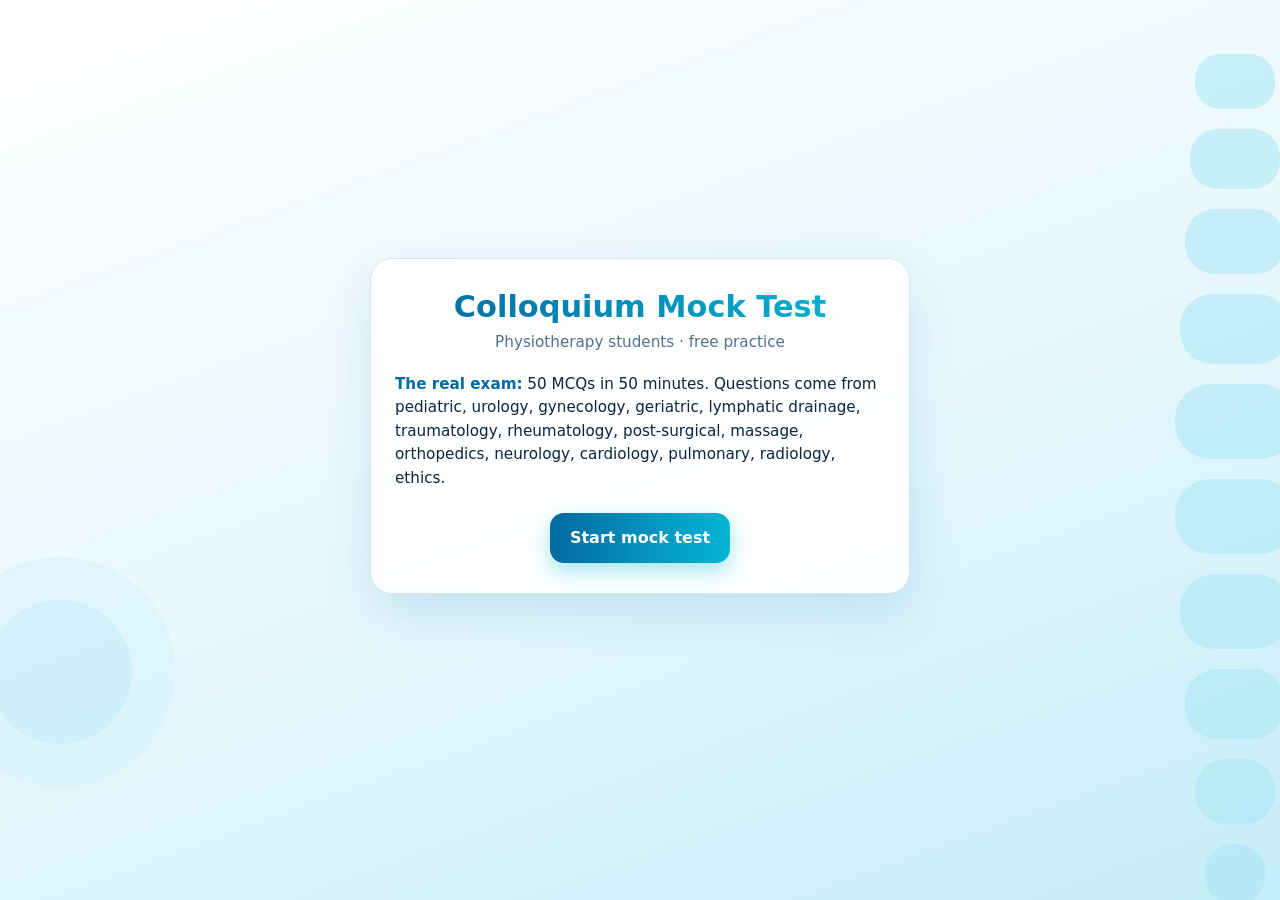
<file: index.html>
<!doctype html>
<html lang="en">

<head>
  <meta charset="utf-8">
  <meta name="viewport" content="width=device-width, initial-scale=1">
  <title>Colloquium Mock Test</title>
  <link rel="stylesheet" href="style.css">
</head>

<body>

  <div class="hero">

    <div class="hero-bg" id="heroBg"></div>

    <svg class="deco" style="right:-30px; top:6%; width:150px; opacity:.5"
      viewBox="0 0 60 360" fill="none" aria-hidden="true">
      <g fill="#a5e6f5">
        <rect x="14" y="0" width="32" height="22" rx="10" />
        <rect x="12" y="30" width="36" height="24" rx="11" />
        <rect x="10" y="62" width="40" height="26" rx="12" />
        <rect x="8" y="96" width="44" height="28" rx="13" />
        <rect x="6" y="132" width="48" height="30" rx="14" />
        <rect x="6" y="170" width="48" height="30" rx="14" />
        <rect x="8" y="208" width="44" height="30" rx="14" />
        <rect x="10" y="246" width="40" height="28" rx="13" />
        <rect x="14" y="282" width="32" height="26" rx="12" />
        <rect x="18" y="316" width="24" height="24" rx="11" />
      </g>
    </svg>

    <svg class="deco" style="left:-60px; bottom:12%; width:240px; opacity:.55"
      viewBox="0 0 200 200" aria-hidden="true">
      <circle cx="100" cy="100" r="96" fill="#d6f3fa" />
      <circle cx="100" cy="100" r="60" fill="#bdebf6" />
    </svg>

    <div class="home-card">
      <h1 id="siteTitle"></h1>
      <p class="tag" id="siteTag"></p>

      <div class="info" id="info">
        <p><strong>The real exam:</strong> 50 MCQs in <span id="realMinutes"></span> minutes. Questions come from <span id="areaList"></span>.</p>

        <!-- <p><strong>This mock test:</strong> <span id="poolText"></span> questions from all domains. You get <span id="examSize"></span> random ones, a <span id="mockMinutes"></span>-minute timer, and your score with the correct answers at the end.</p> -->
      </div>

      <div class="btns">
        <a class="btn" href="test.html">Start mock test</a>
        <!-- <a class="btn ghost" href="guide.html">Important notes</a> -->
      </div>
    </div>

    <!-- <div class="credit" id="credit">
      Created by <b id="creatorName"></b> · <span id="creatorRole"></span><br>
      <span class="muted" id="creatorFocus"></span><br>
      <a id="linkedinLink" href="#" target="_blank" rel="noopener noreferrer">LinkedIn ↗</a>
    </div> -->

  </div>

  <!-- <button class="coffee" id="coffeeBtn" title="Free website, any support is much appreciated">☕ <span class="lbl">Buy me a </span>coffee</button>

  <div class="modal hide" id="coffeeModal">
    <div class="modal-card">
      <h2>Thank you! ☕</h2>
      <p class="muted">This website is <b>free</b>, no donation needed. But any support is much appreciated 💙<br>If you’d like to, you can send a transfer with <b>Whish Money</b> to:</p>
      <span class="number" id="whishNumber"></span>
      <div class="row">
        <button class="btn small" id="copyBtn">Copy number</button>
        <button class="btn small ghost" id="closeBtn">Close</button>
      </div>
    </div>
  </div> -->

  <script src="config.js"></script>
  <script src="questions.js"></script>
  <script src="common.js"></script>
  <script src="home.js"></script>

</body>
</html>
</file>
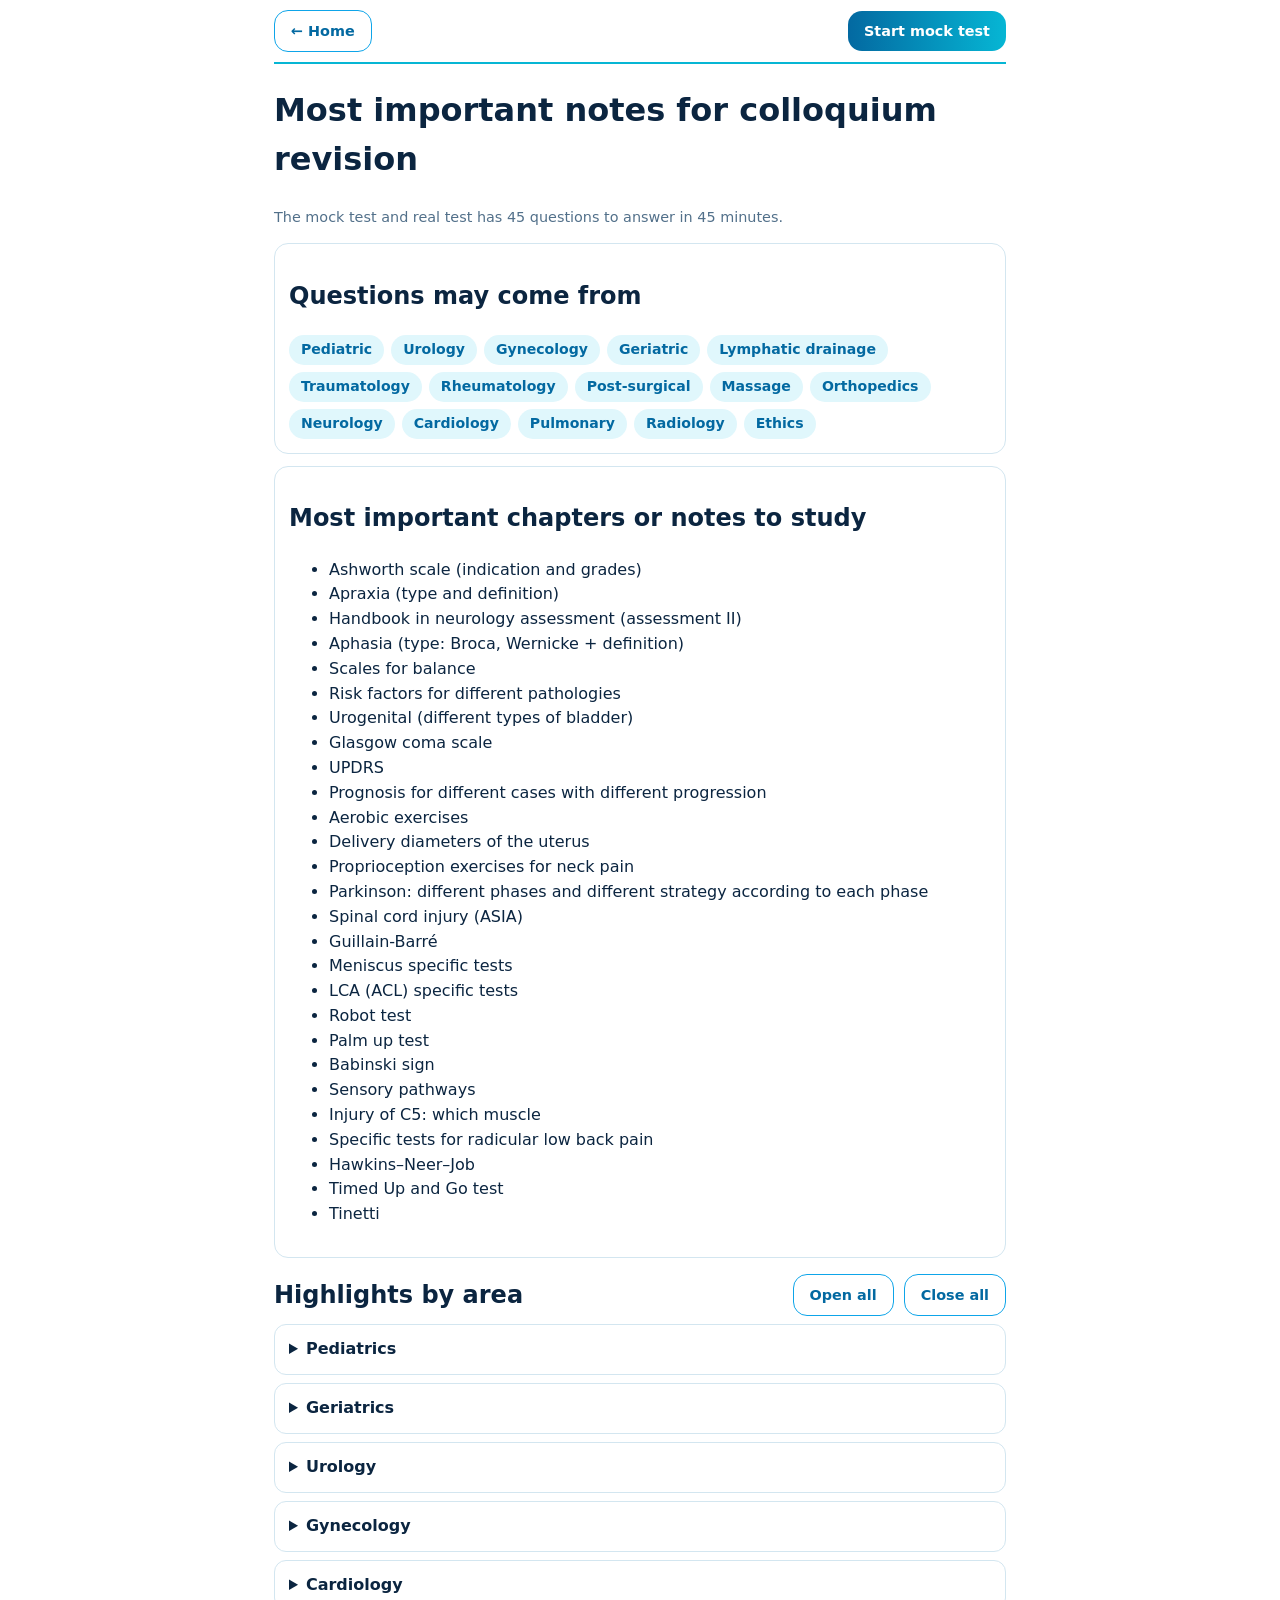
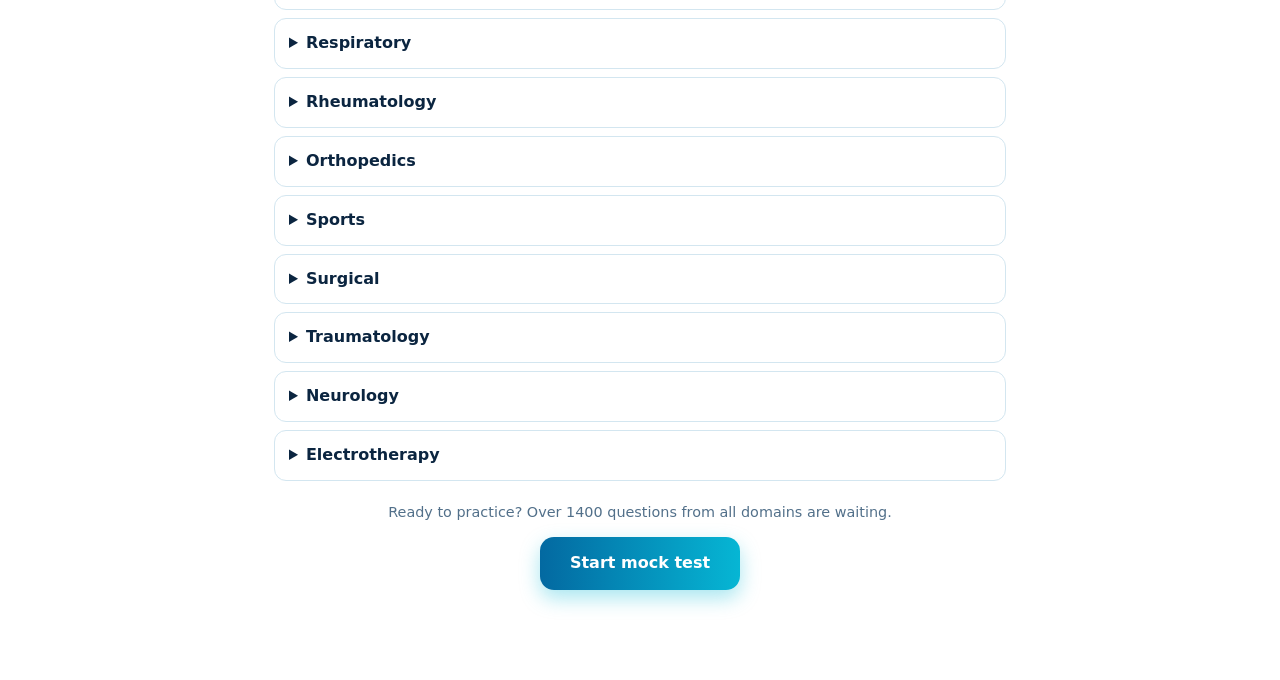
<file: guide.html>
<!doctype html>
<html lang="en">

<head>
  <meta charset="utf-8">
  <meta name="viewport" content="width=device-width, initial-scale=1">
  <title>Important notes - Colloquium</title>
  <link rel="stylesheet" href="style.css">
</head>

<body>

  <div class="quiz guide">

    <div class="topbar">
      <a class="btn small ghost" href="index.html">← Home</a>
      <a class="btn small" href="test.html">Start mock test</a>
    </div>

    <h1>Most important notes for colloquium revision</h1>
    <p class="muted">The mock test and real test has 45 questions to answer in 45 minutes.</p>

    <div class="card">
      <h2>Questions may come from</h2>
      <div class="chips" id="areaChips"></div>
    </div>

    <div class="card">
      <h2>Most important chapters or notes to study</h2>

      <ul>
        <li>Ashworth scale (indication and grades)</li>
        <li>Apraxia (type and definition)</li>
        <li>Handbook in neurology assessment (assessment II)</li>
        <li>Aphasia (type: Broca, Wernicke + definition)</li>
        <li>Scales for balance</li>
        <li>Risk factors for different pathologies</li>
        <li>Urogenital (different types of bladder)</li>
        <li>Glasgow coma scale</li>
        <li>UPDRS</li>
        <li>Prognosis for different cases with different progression</li>
        <li>Aerobic exercises</li>
        <li>Delivery diameters of the uterus</li>
        <li>Proprioception exercises for neck pain</li>
        <li>Parkinson: different phases and different strategy according to each phase</li>
        <li>Spinal cord injury (ASIA)</li>
        <li>Guillain-Barré</li>
        <li>Meniscus specific tests</li>
        <li>LCA (ACL) specific tests</li>
        <li>Robot test</li>
        <li>Palm up test</li>
        <li>Babinski sign</li>
        <li>Sensory pathways</li>
        <li>Injury of C5: which muscle</li>
        <li>Specific tests for radicular low back pain</li>
        <li>Hawkins–Neer–Job</li>
        <li>Timed Up and Go test</li>
        <li>Tinetti</li>
      </ul>
    </div>

    <div class="row" style="justify-content:space-between; margin:16px 0 8px">
      <h2 style="margin:0">Highlights by area</h2>

      <span class="row">
        <button class="btn small ghost" id="openAll">Open all</button>
        <button class="btn small ghost" id="closeAll">Close all</button>
      </span>
    </div>

    <details>
      <summary>Pediatrics</summary>
      <ul>
        <li>Cerebral palsy</li>
        <li>Vertebral dysfunction</li>
        <li>Shoulder dislocation</li>
        <li>Neuro-pediatrics</li>
        <li>Musculoskeletal disorders: club foot, …</li>
      </ul>
    </details>

    <details>
      <summary>Geriatrics</summary>
      <ul>
        <li>Assessment</li>
        <li>Rehabilitation</li>
      </ul>
    </details>

    <details>
      <summary>Urology</summary>
      <ul>
        <li>Anatomy</li>
        <li>Neurogenic bladder</li>
        <li>Sexual dysfunction</li>
        <li>Incontinence</li>
      </ul>
    </details>

    <details>
      <summary>Gynecology</summary>
      <ul>
        <li>Pre- and post-partum rehab</li>
        <li>Sophrology</li>
        <li>Anatomy</li>
      </ul>
    </details>

    <details>
      <summary>Cardiology</summary>
      <ul>
        <li>Anatomy</li>
        <li>Pathology</li>
        <li>Assessment</li>
        <li>Rehabilitation</li>
      </ul>
    </details>

    <details>
      <summary>Respiratory</summary>
      <ul>
        <li>Anatomy</li>
        <li>Pathology</li>
        <li>Assessment</li>
        <li>Rehabilitation</li>
      </ul>
    </details>

    <details>
      <summary>Rheumatology</summary>
      <ul>
        <li>Arthrosis / arthritis</li>
        <li>Ankylosing spondylitis</li>
        <li>Low back pain / disc herniation</li>
        <li>Neck pain / disc herniation</li>
        <li>Reflex sympathetic dystrophy (algo-neuro-dystrophy)</li>
        <li>Knee arthritis</li>
        <li>Thoracic outlet syndrome</li>
        <li>Rotator cuff tendinitis</li>
        <li>Gout</li>
        <li>Osteoporosis</li>
        <li>Carpal tunnel syndrome</li>
        <li>Frozen shoulder</li>
      </ul>
    </details>

    <details>
      <summary>Orthopedics</summary>
      <ul>
        <li>Scoliosis</li>
        <li>Kyphosis</li>
        <li>Curve inversion</li>
        <li>Lower limbs dysfunction</li>
        <li>Congenital torticollis</li>
        <li>Hip dislocation</li>
      </ul>
    </details>

    <details>
      <summary>Sports</summary>
      <ul>
        <li>Tests</li>
        <li>ACL</li>
        <li>Groin pain</li>
        <li>Sprain</li>
        <li>Meniscectomy</li>
        <li>Muscle strains</li>
      </ul>
    </details>

    <details>
      <summary>Surgical</summary>
      <ul>
        <li>Massage</li>
        <li>Drainage</li>
        <li>Abdominal surgeries</li>
      </ul>
    </details>

    <details>
      <summary>Traumatology</summary>
      <ul>
        <li>General info</li>
        <li>Upper limbs</li>
        <li>Lower limbs</li>
        <li>Spine</li>
      </ul>
    </details>

    <details>
      <summary>Neurology</summary>

      <p class="muted" style="margin:0">Anatomy, tests, rehab</p>

      <ul>
        <li>CVA</li>
        <li>Spinal cord injuries</li>
        <li>Parkinson</li>
        <li>Guillain-Barré</li>
        <li>ALS</li>
        <li>Bell’s palsy</li>
        <li>Peripheral injuries</li>
        <li>Coma</li>
        <li>Traumatic brain injury</li>
        <li>Cerebellar syndrome</li>
      </ul>
    </details>

    <details>
      <summary>Electrotherapy</summary>
      <ul>
        <li>General info</li>
        <li>Rehabilitation</li>
      </ul>
    </details>

    <div class="guide-end">
      <p class="muted">Ready to practice? Over 1400 questions from all domains are waiting.</p>
      <a class="btn" href="test.html">Start mock test</a>
    </div>

  </div>

  <script src="config.js"></script>
  <script src="common.js"></script>
  <script src="guide.js"></script>

</body>
</html>
</file>
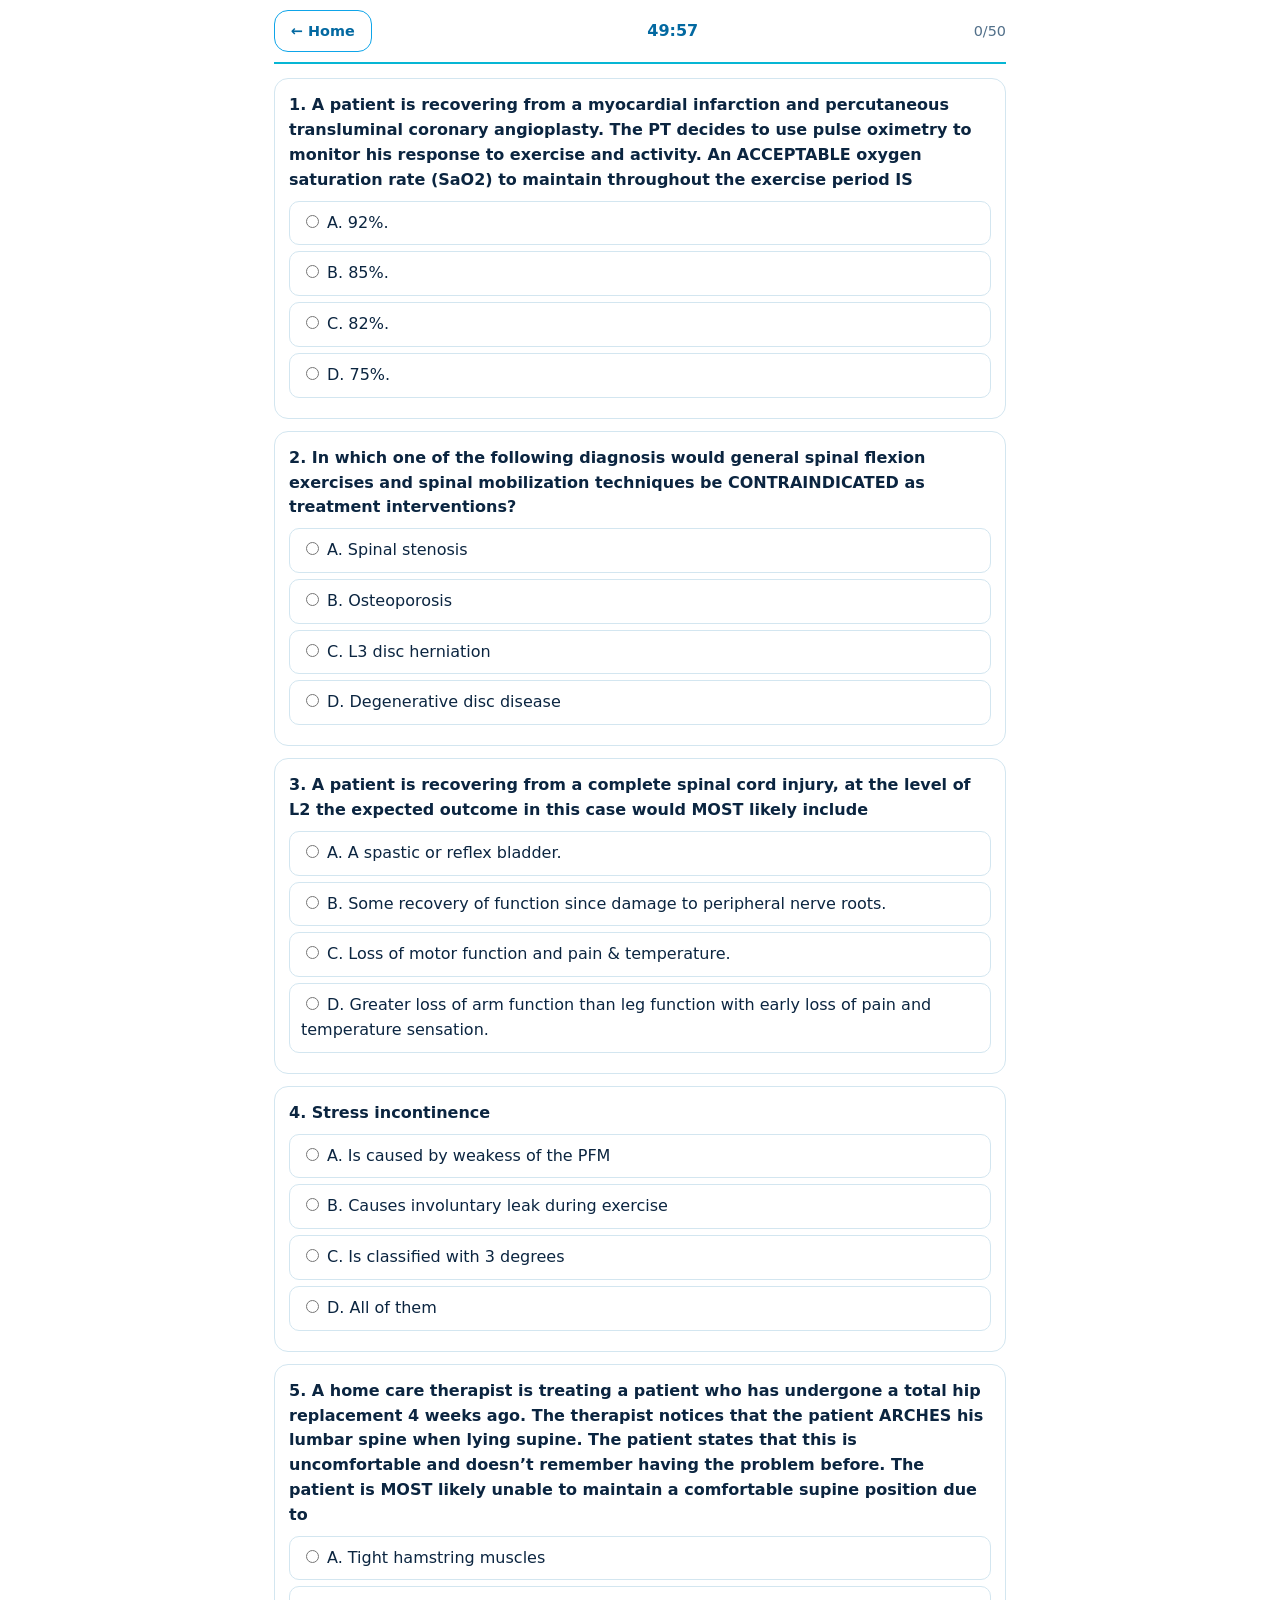
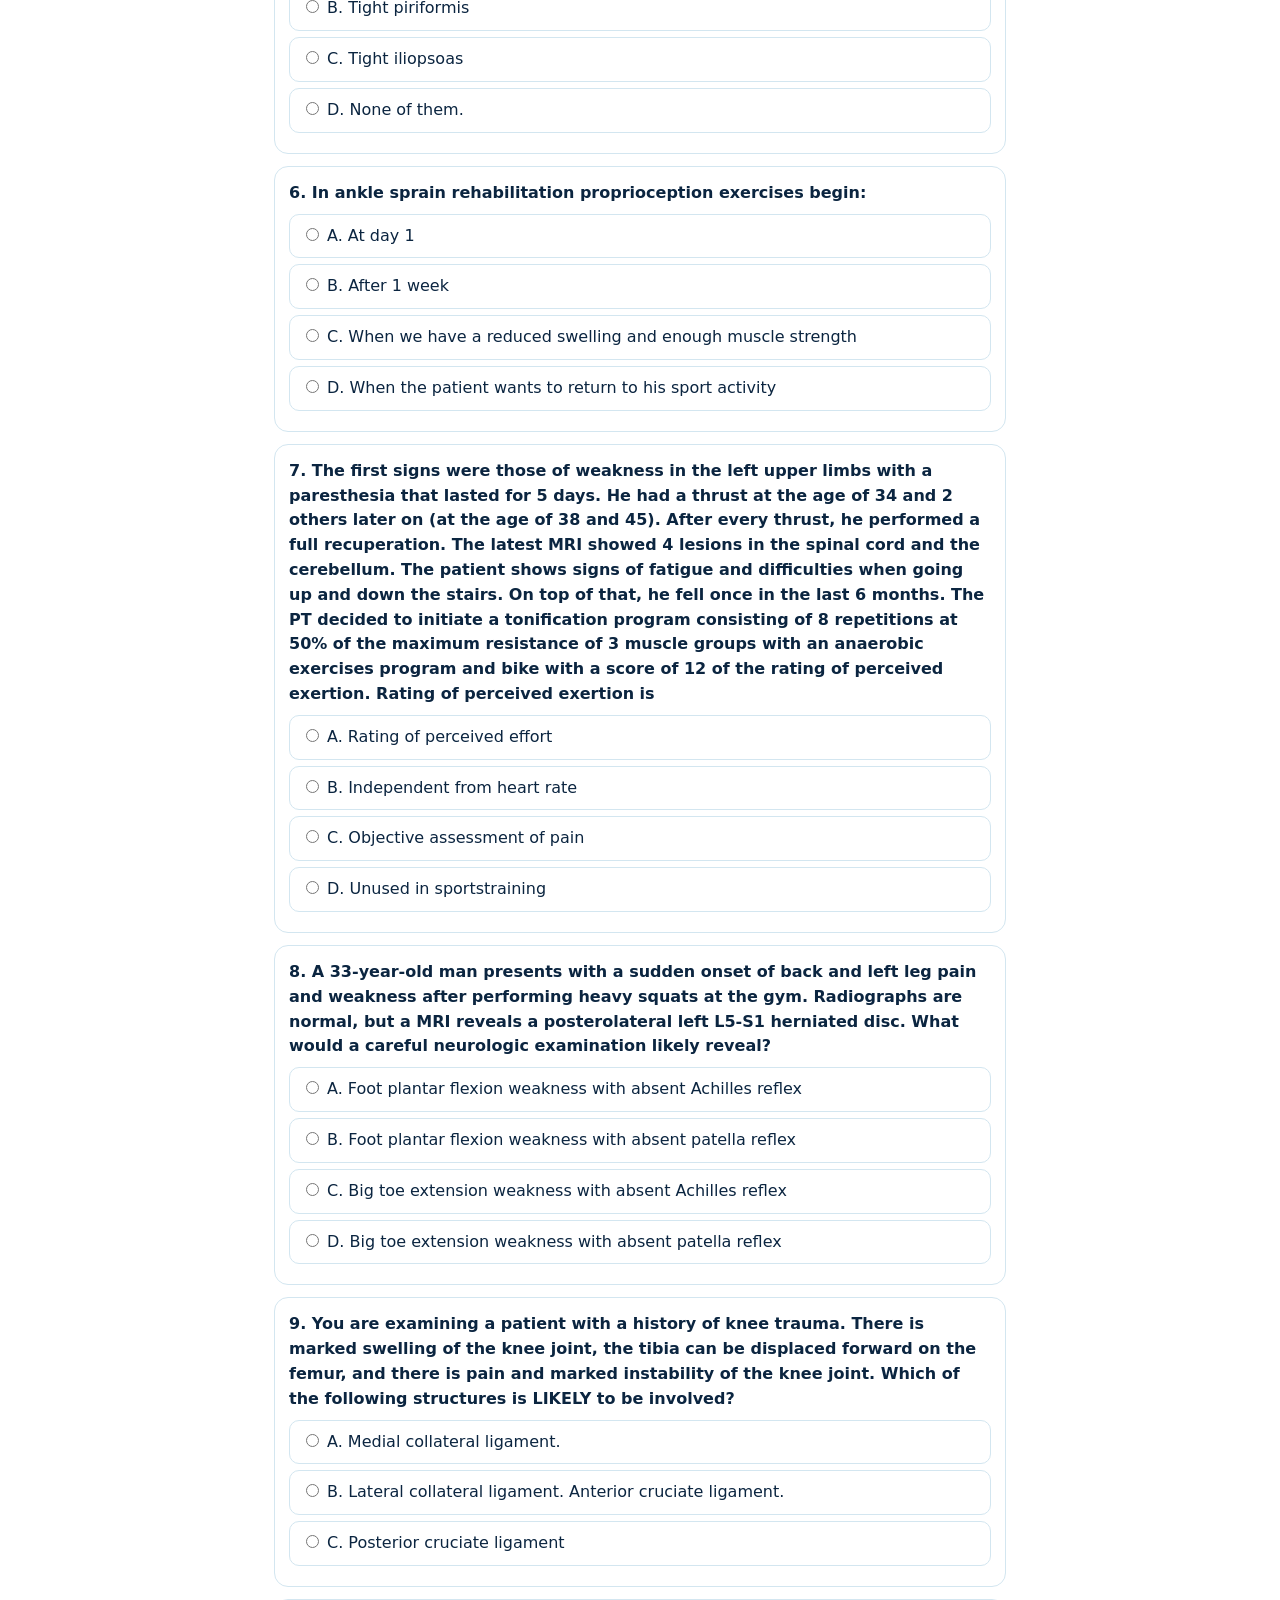
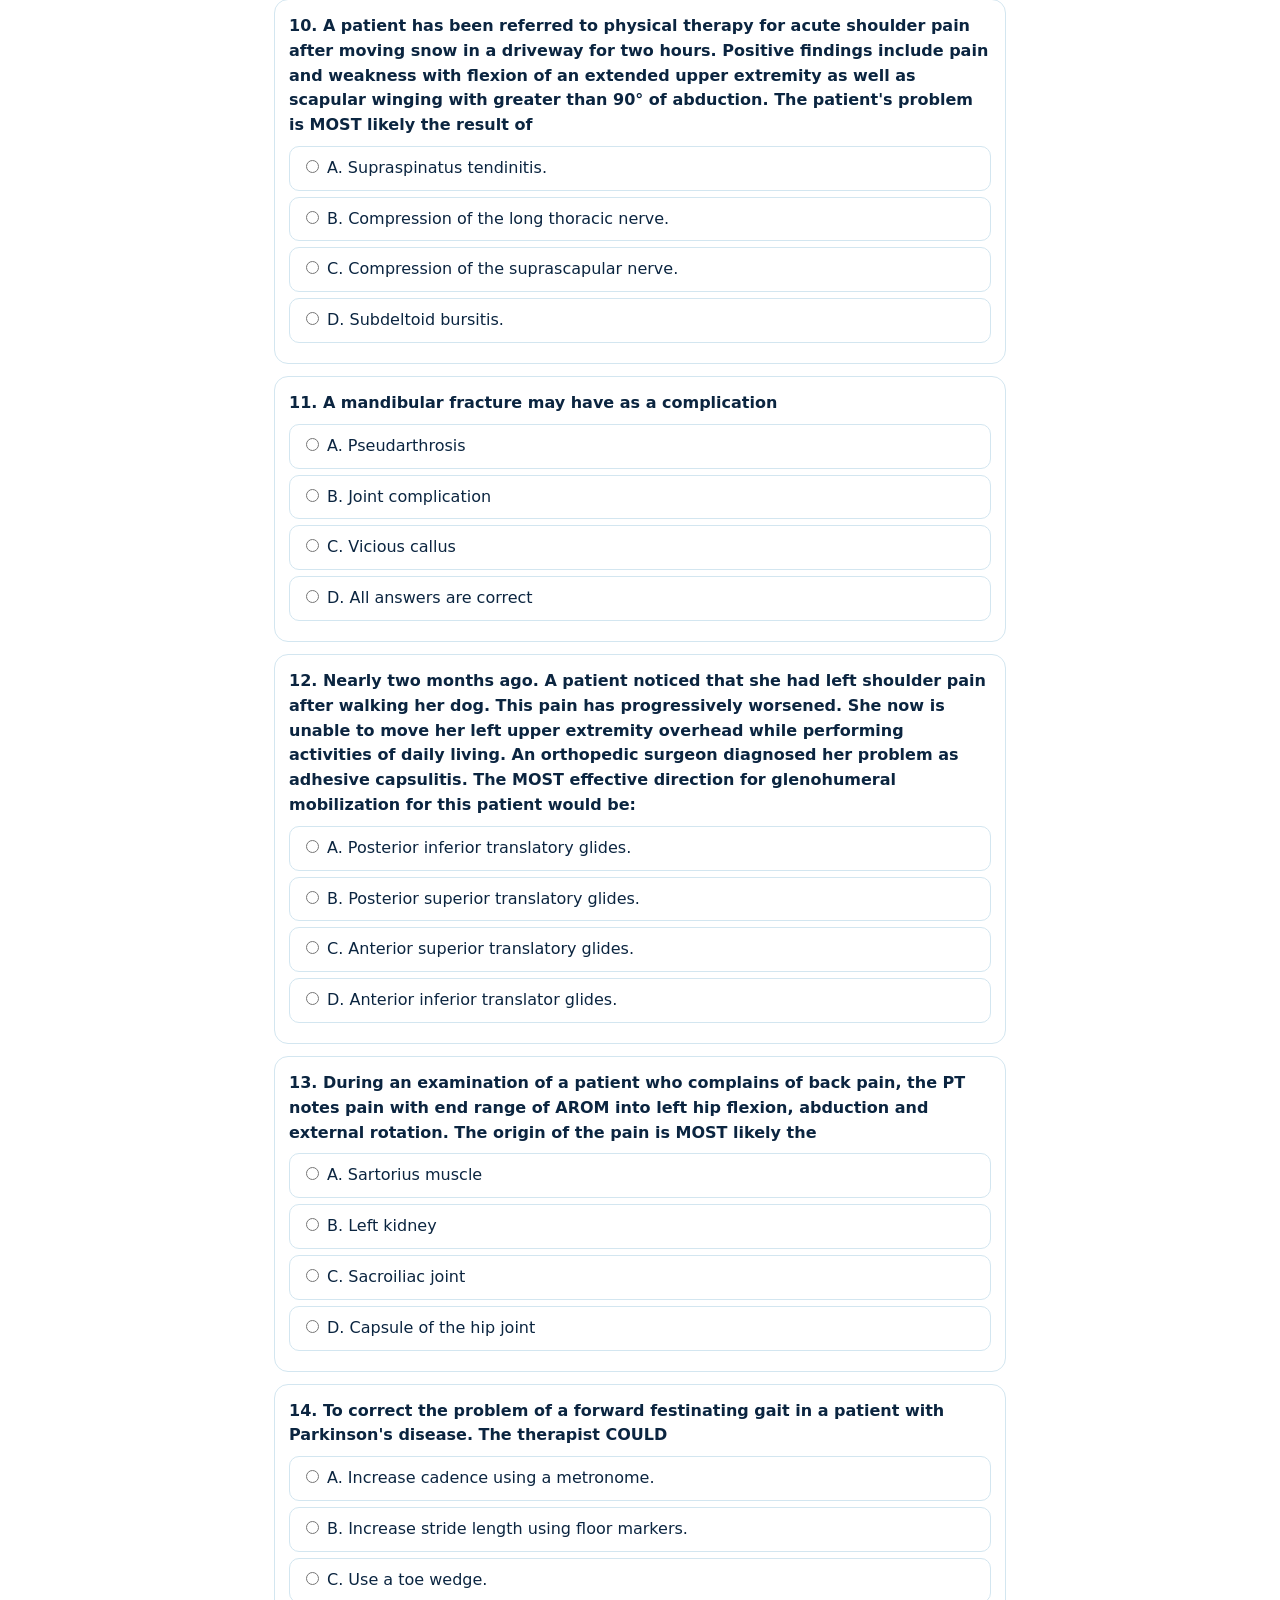
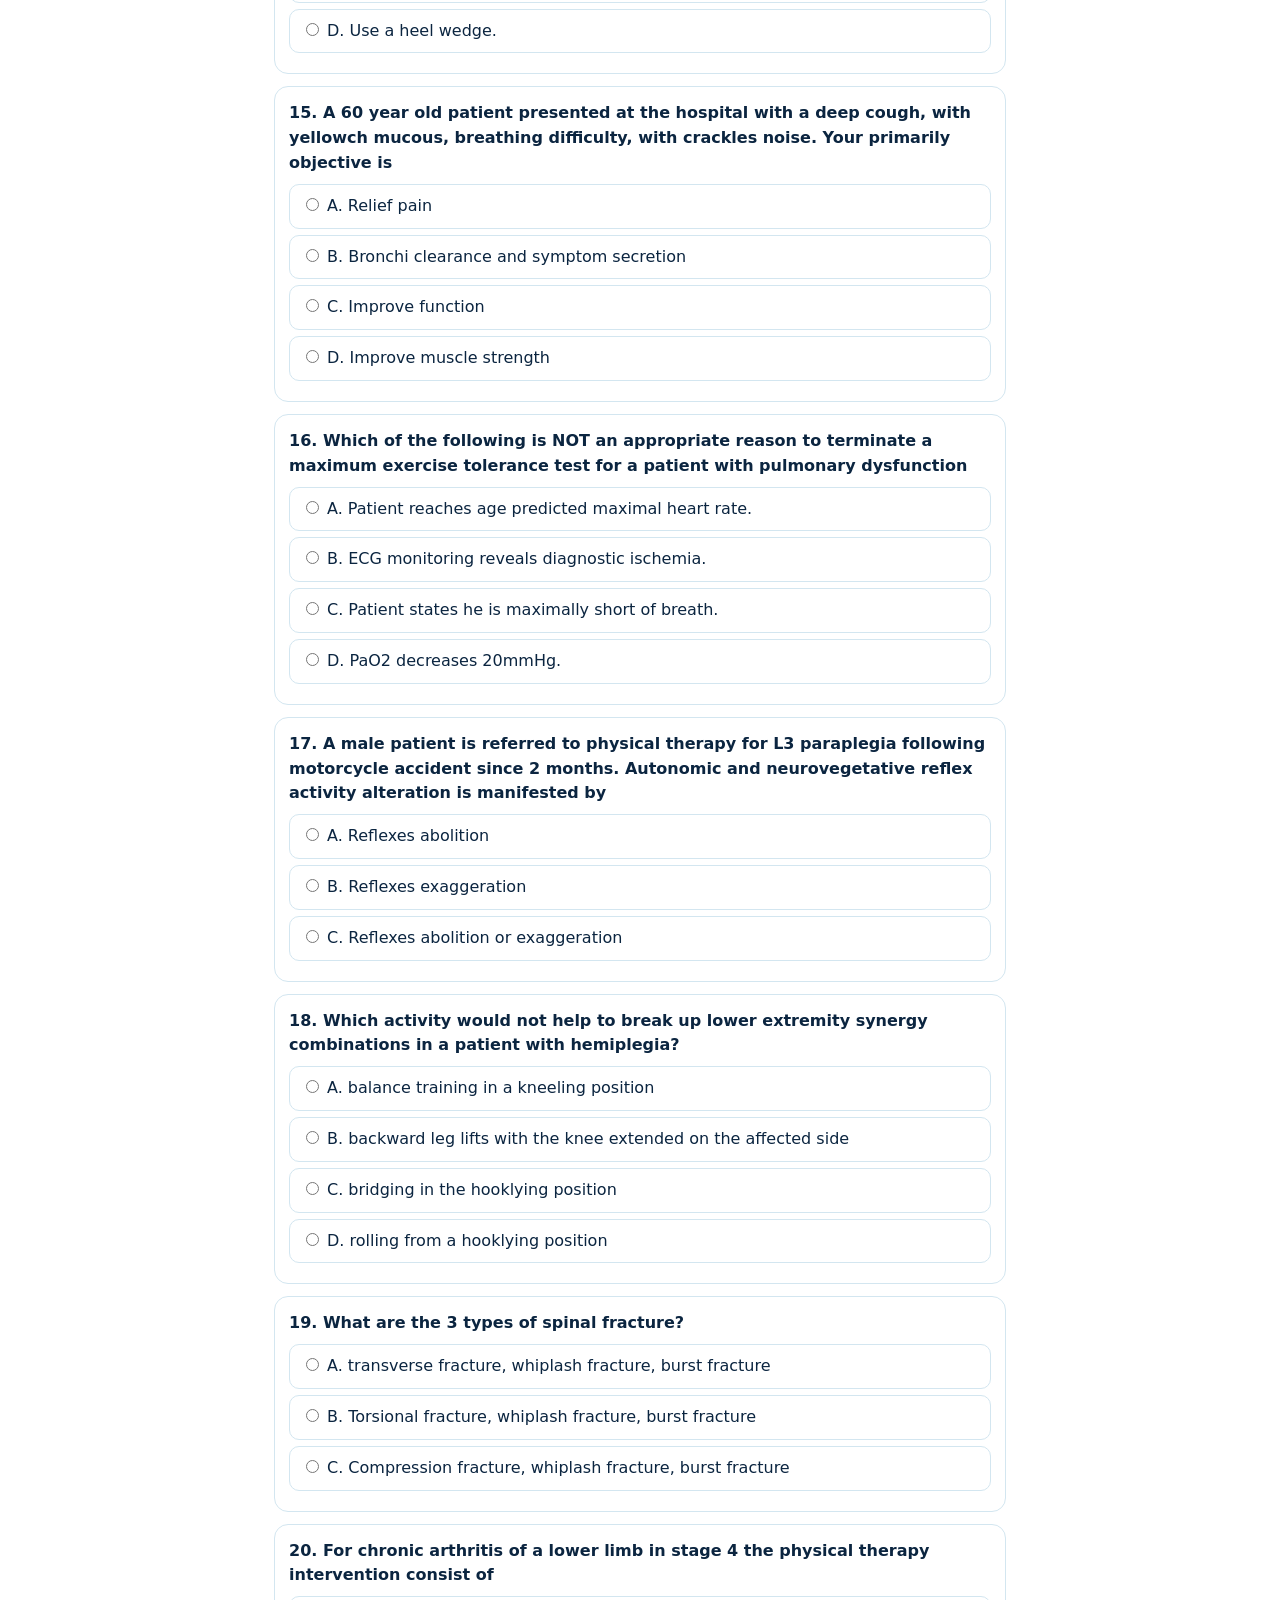
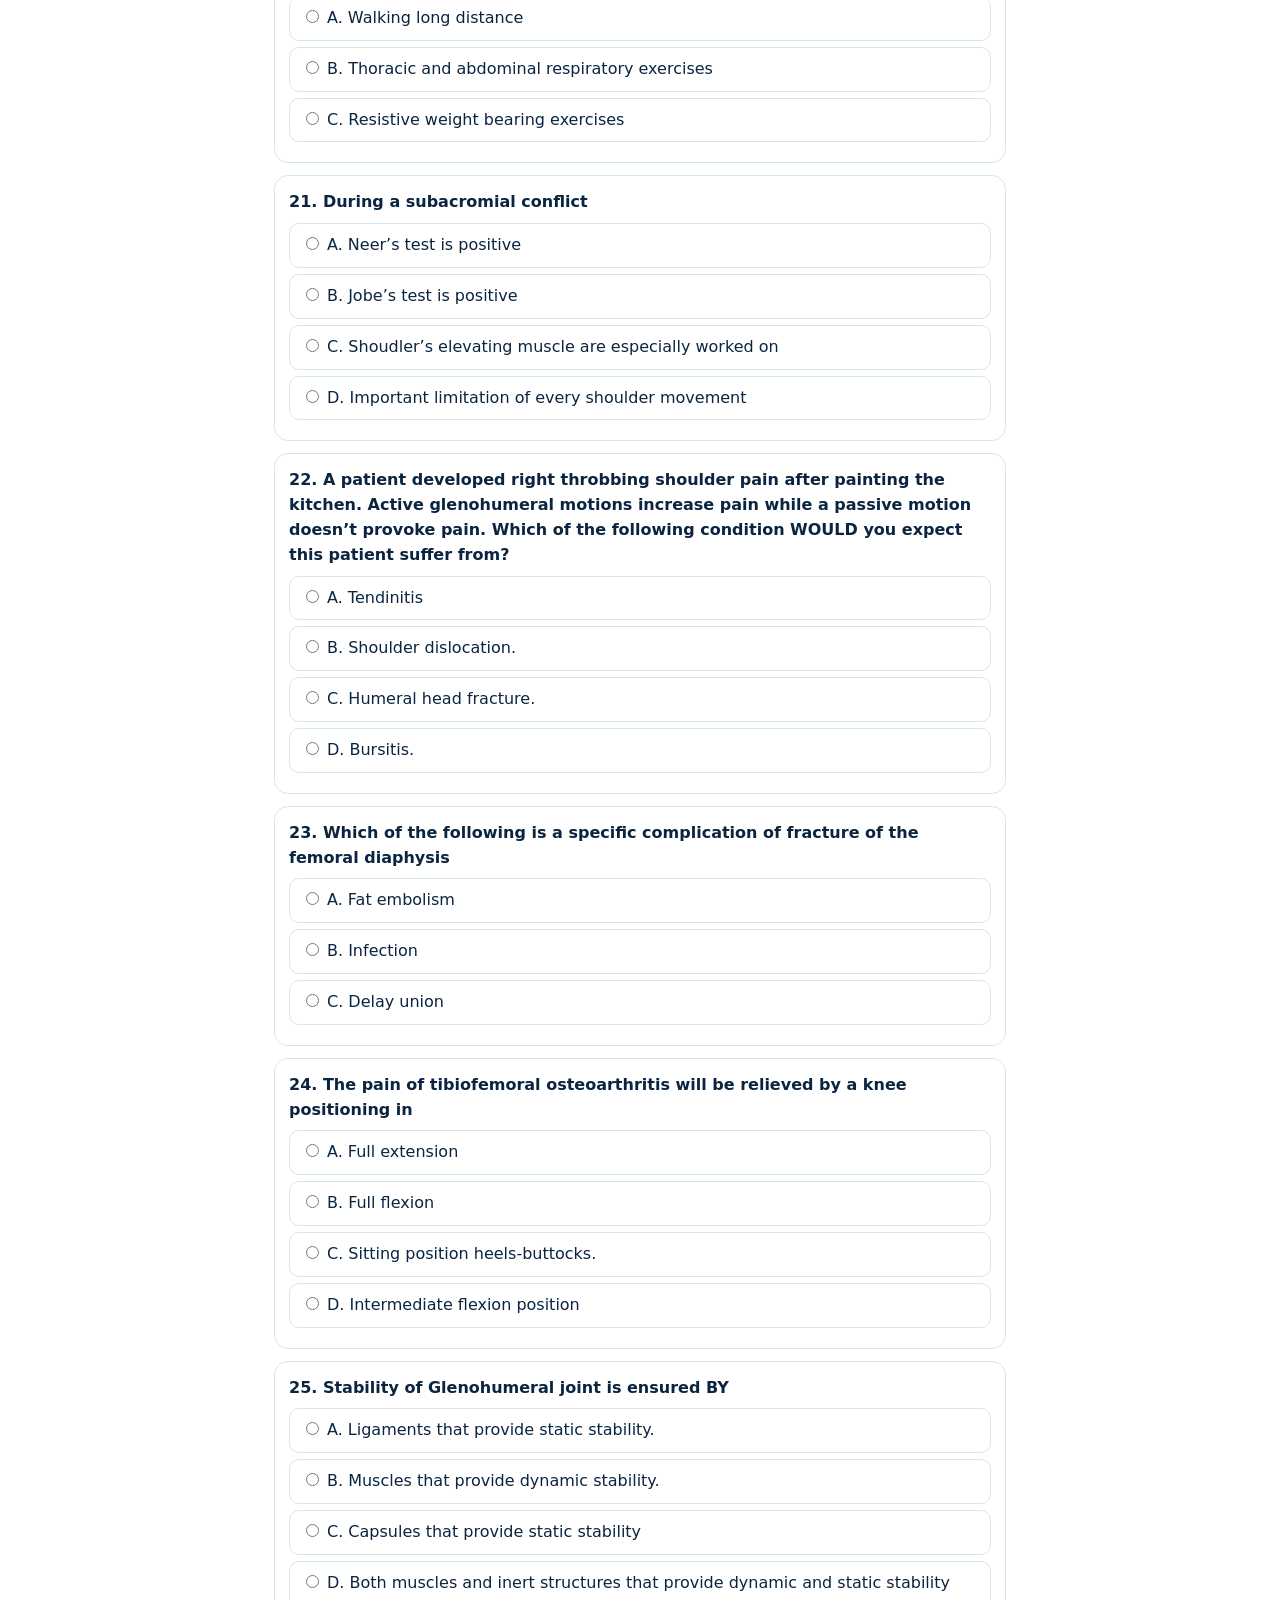
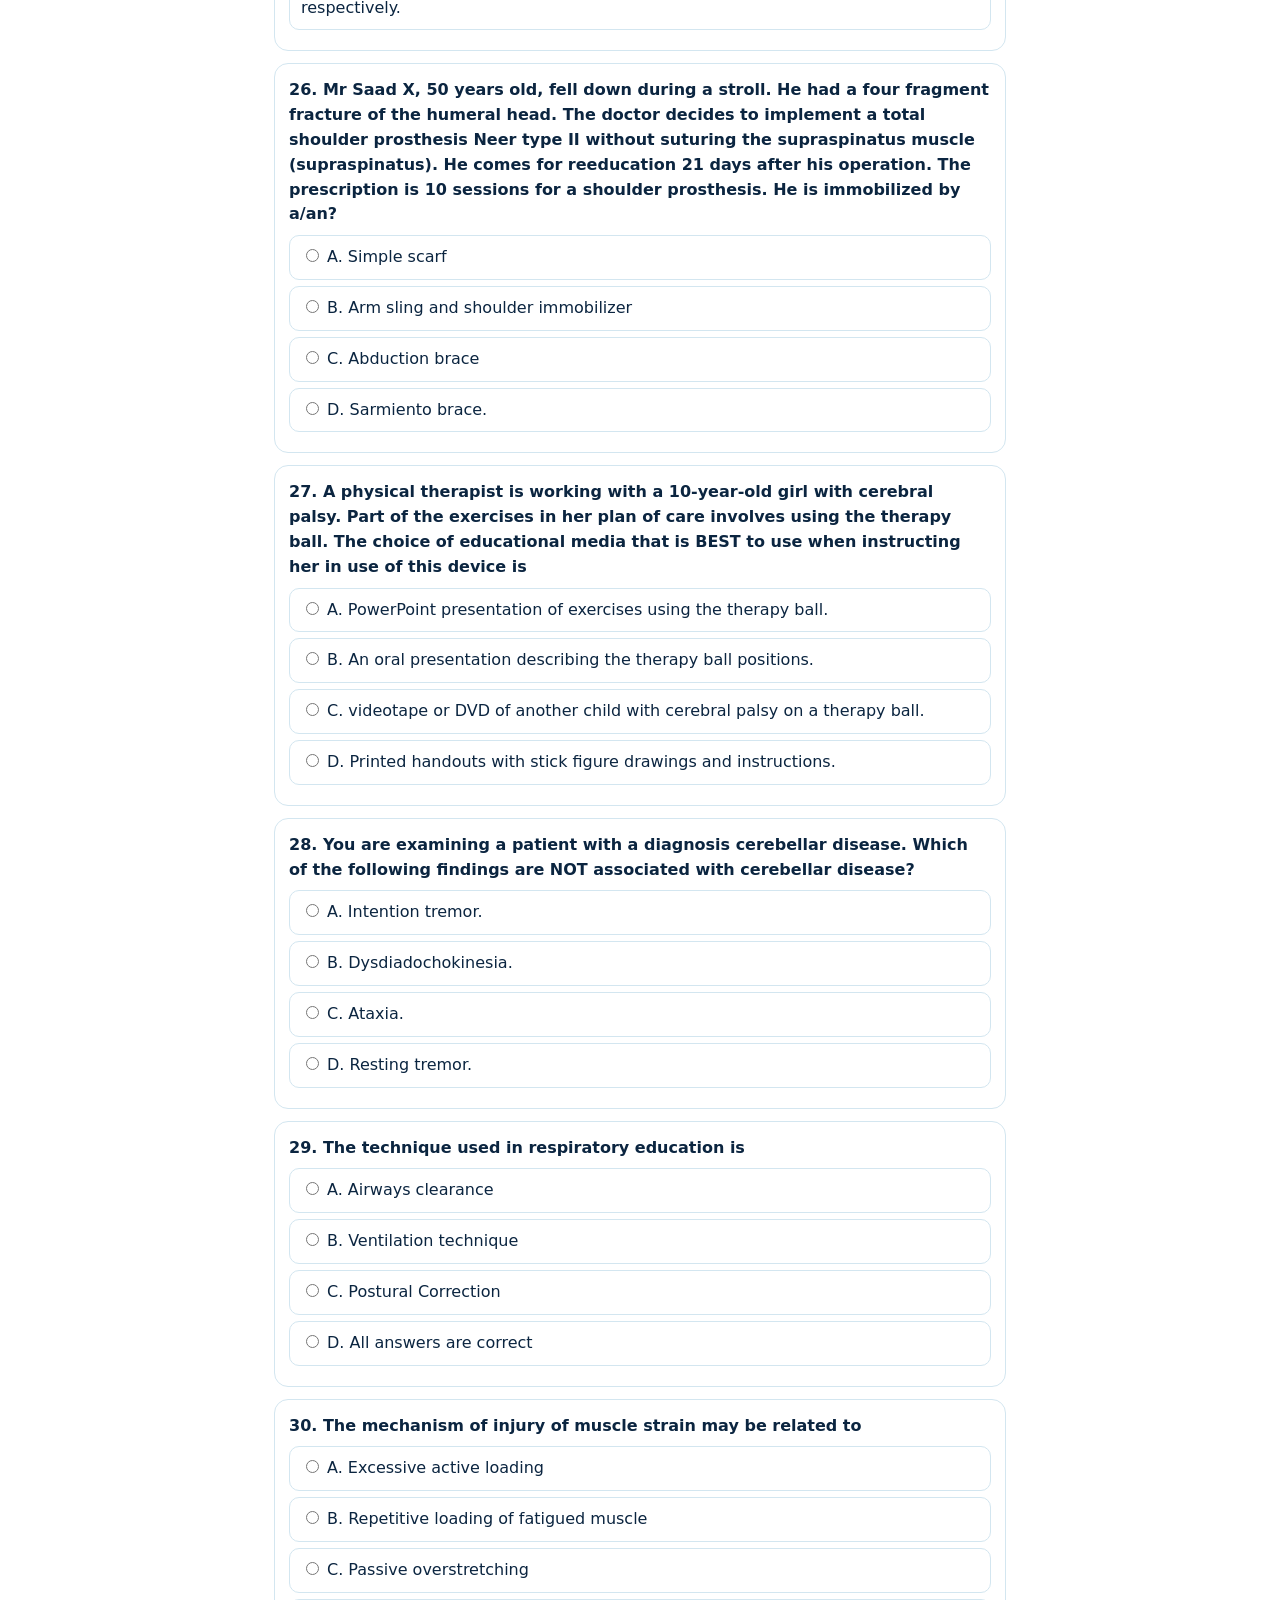
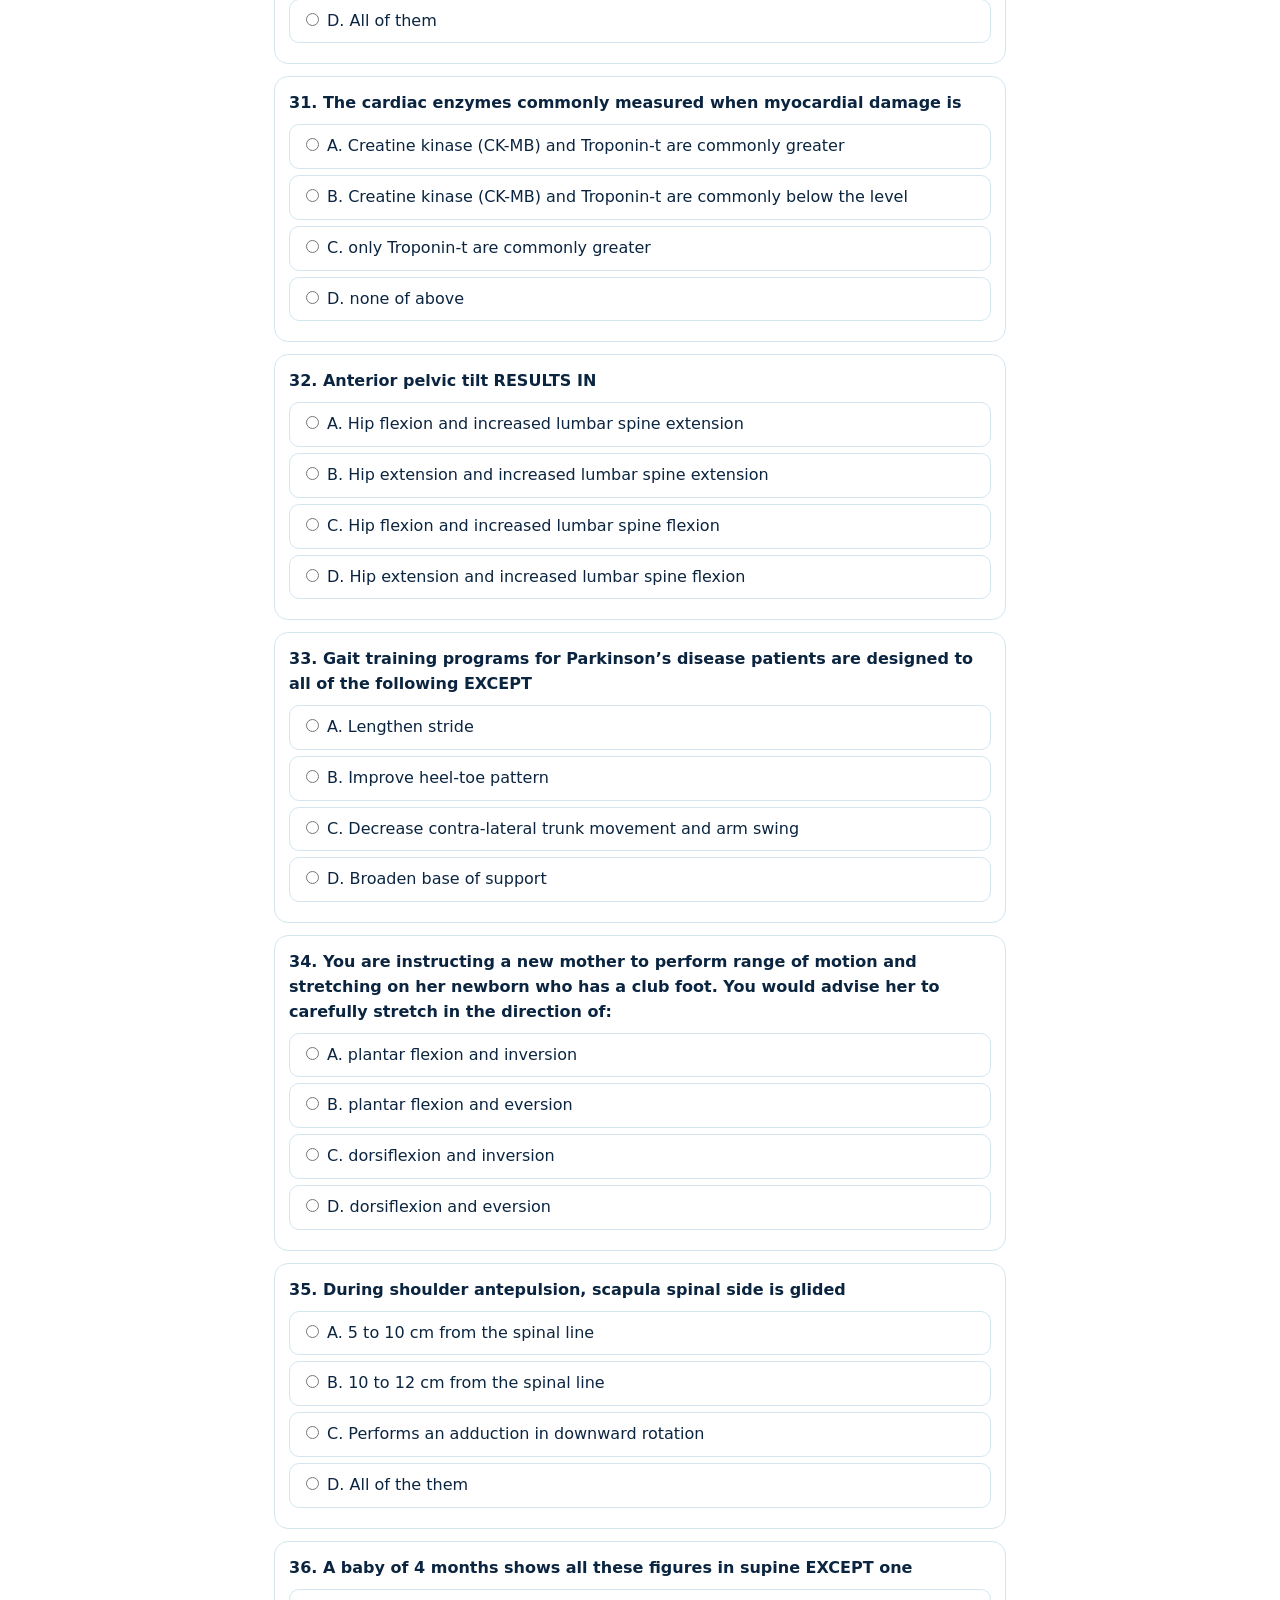
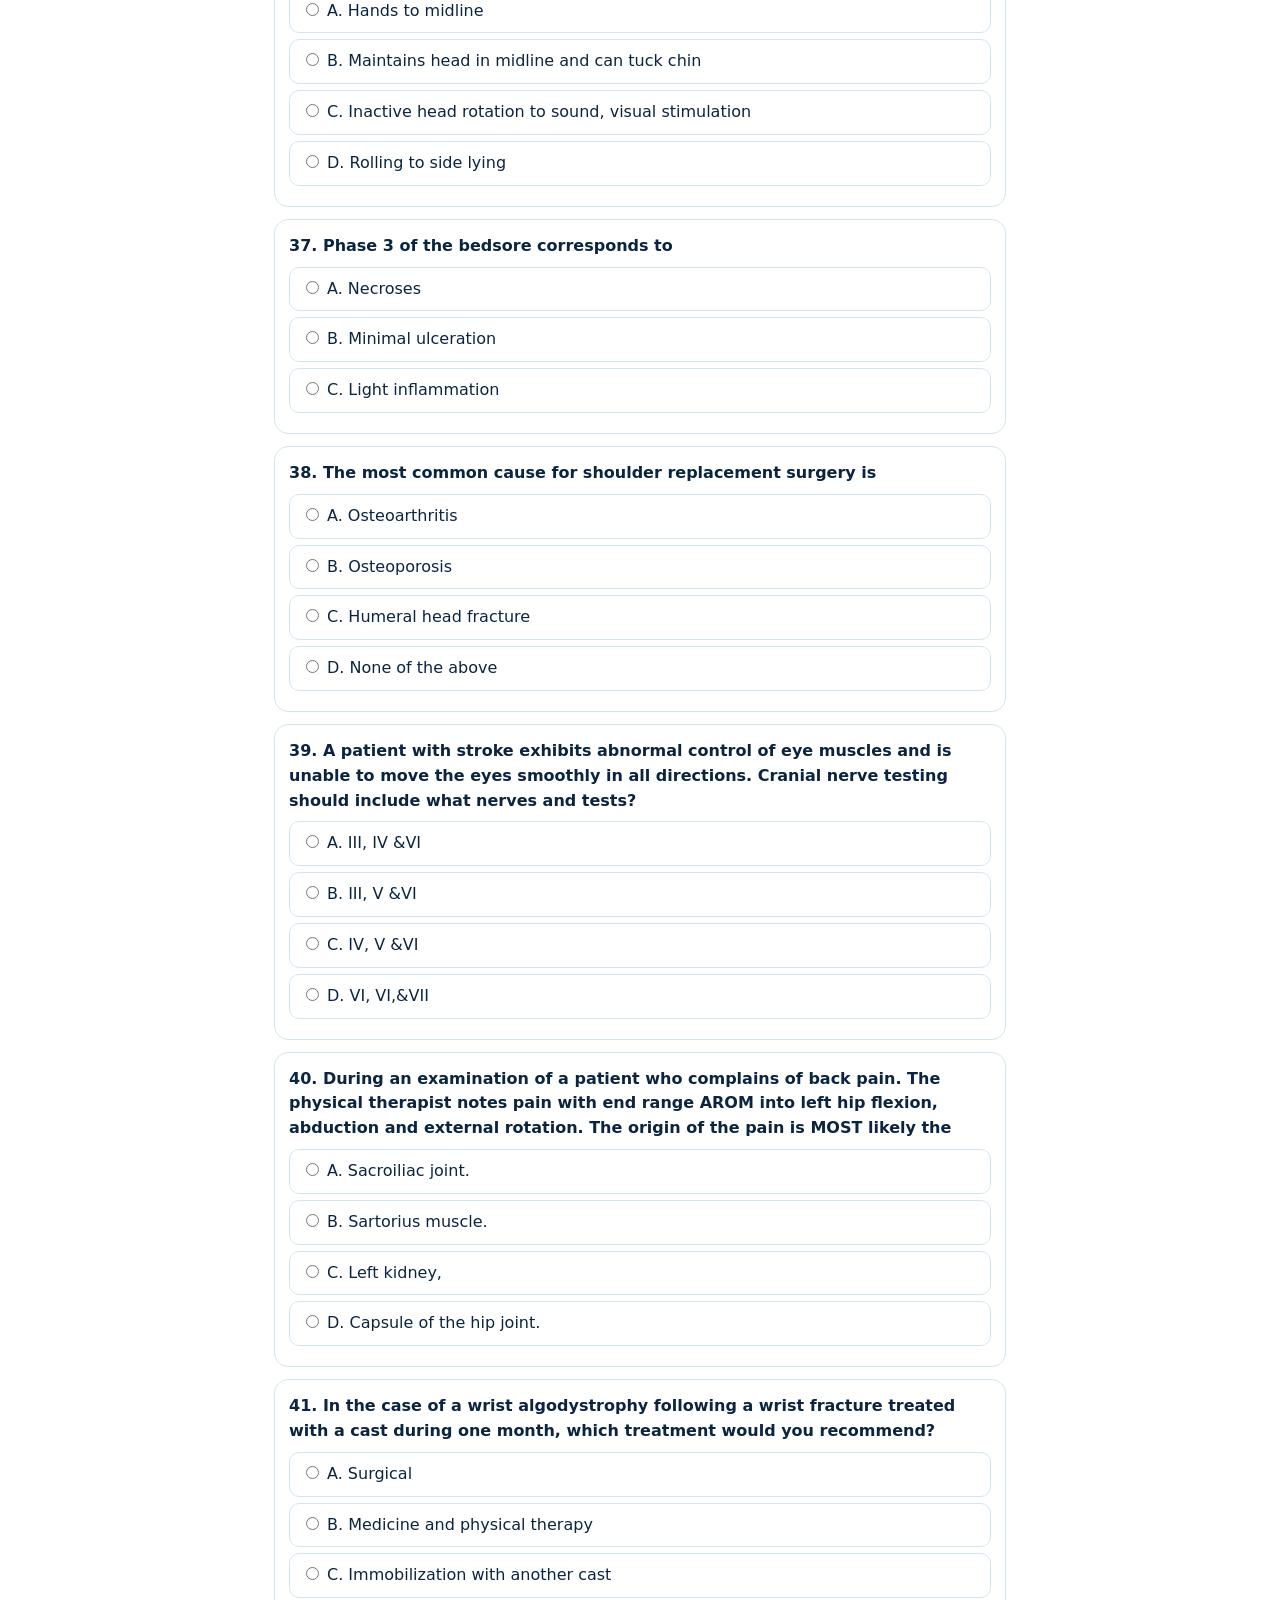
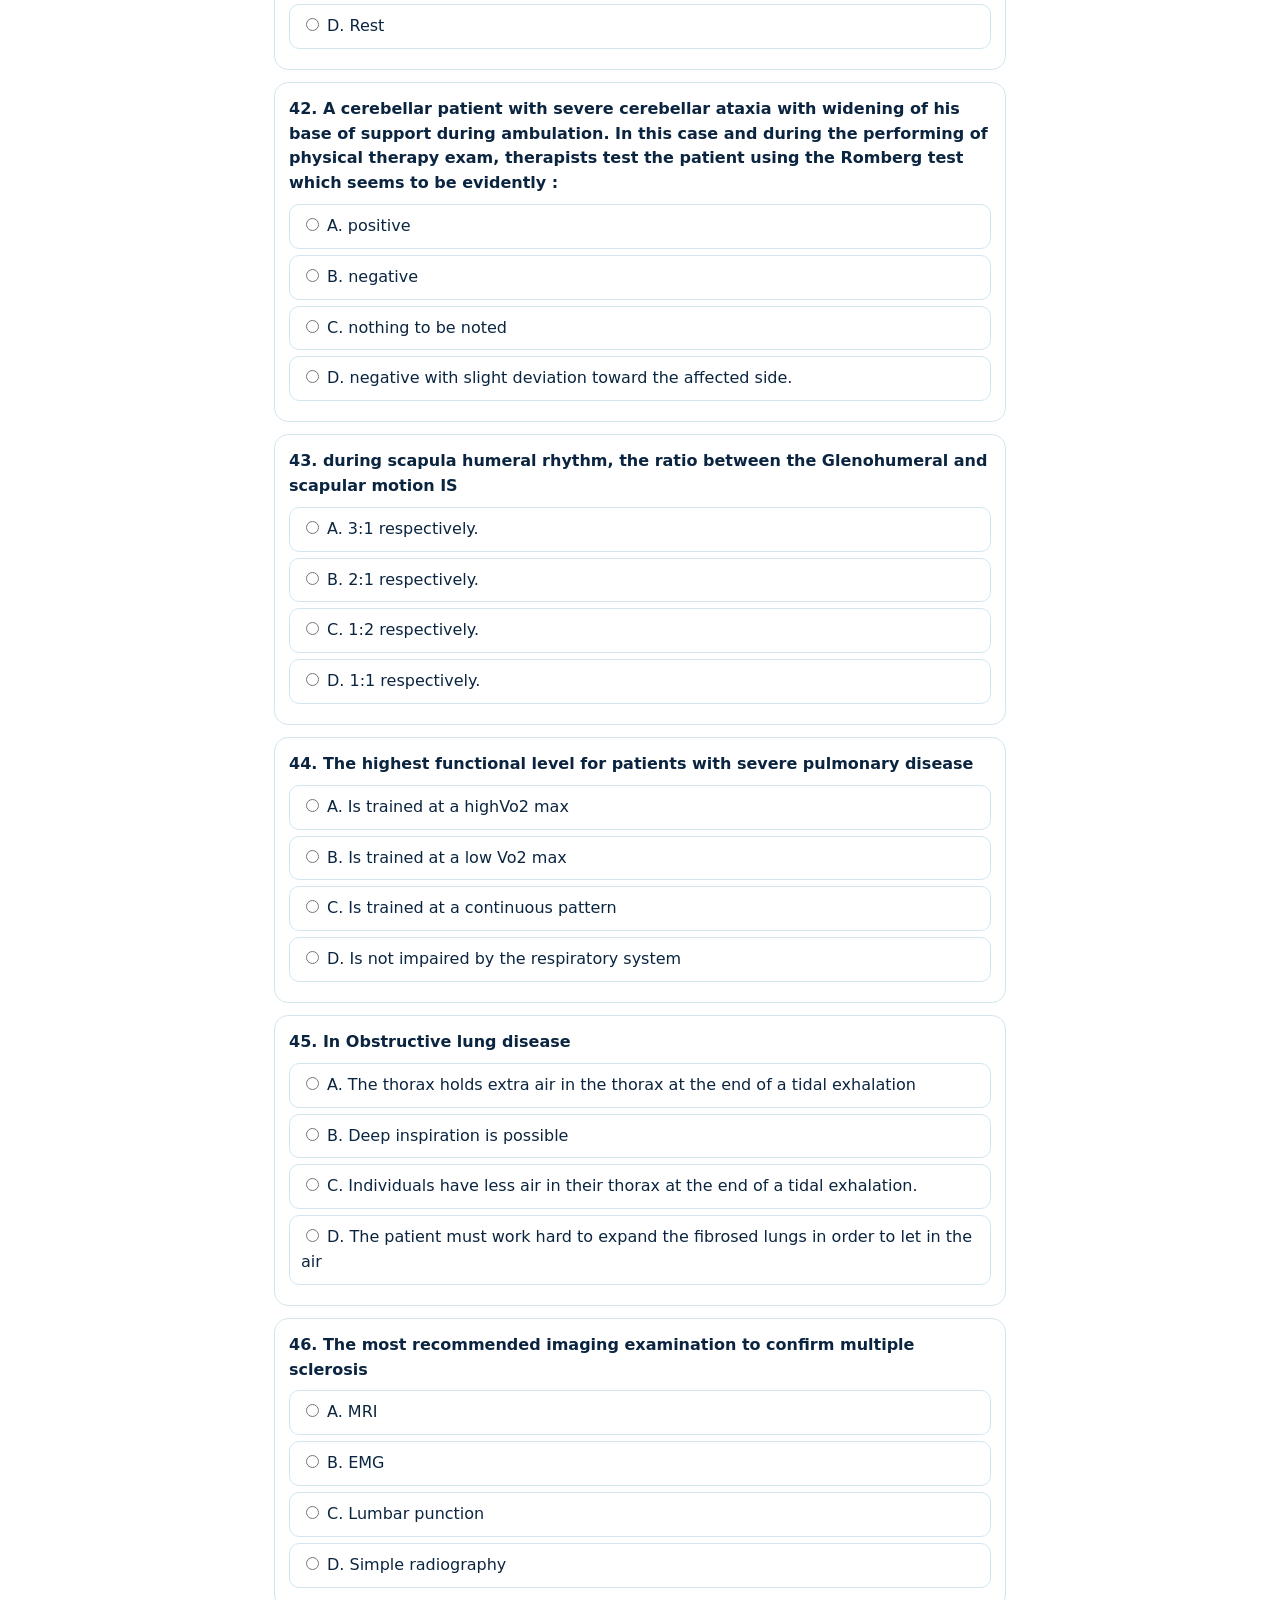
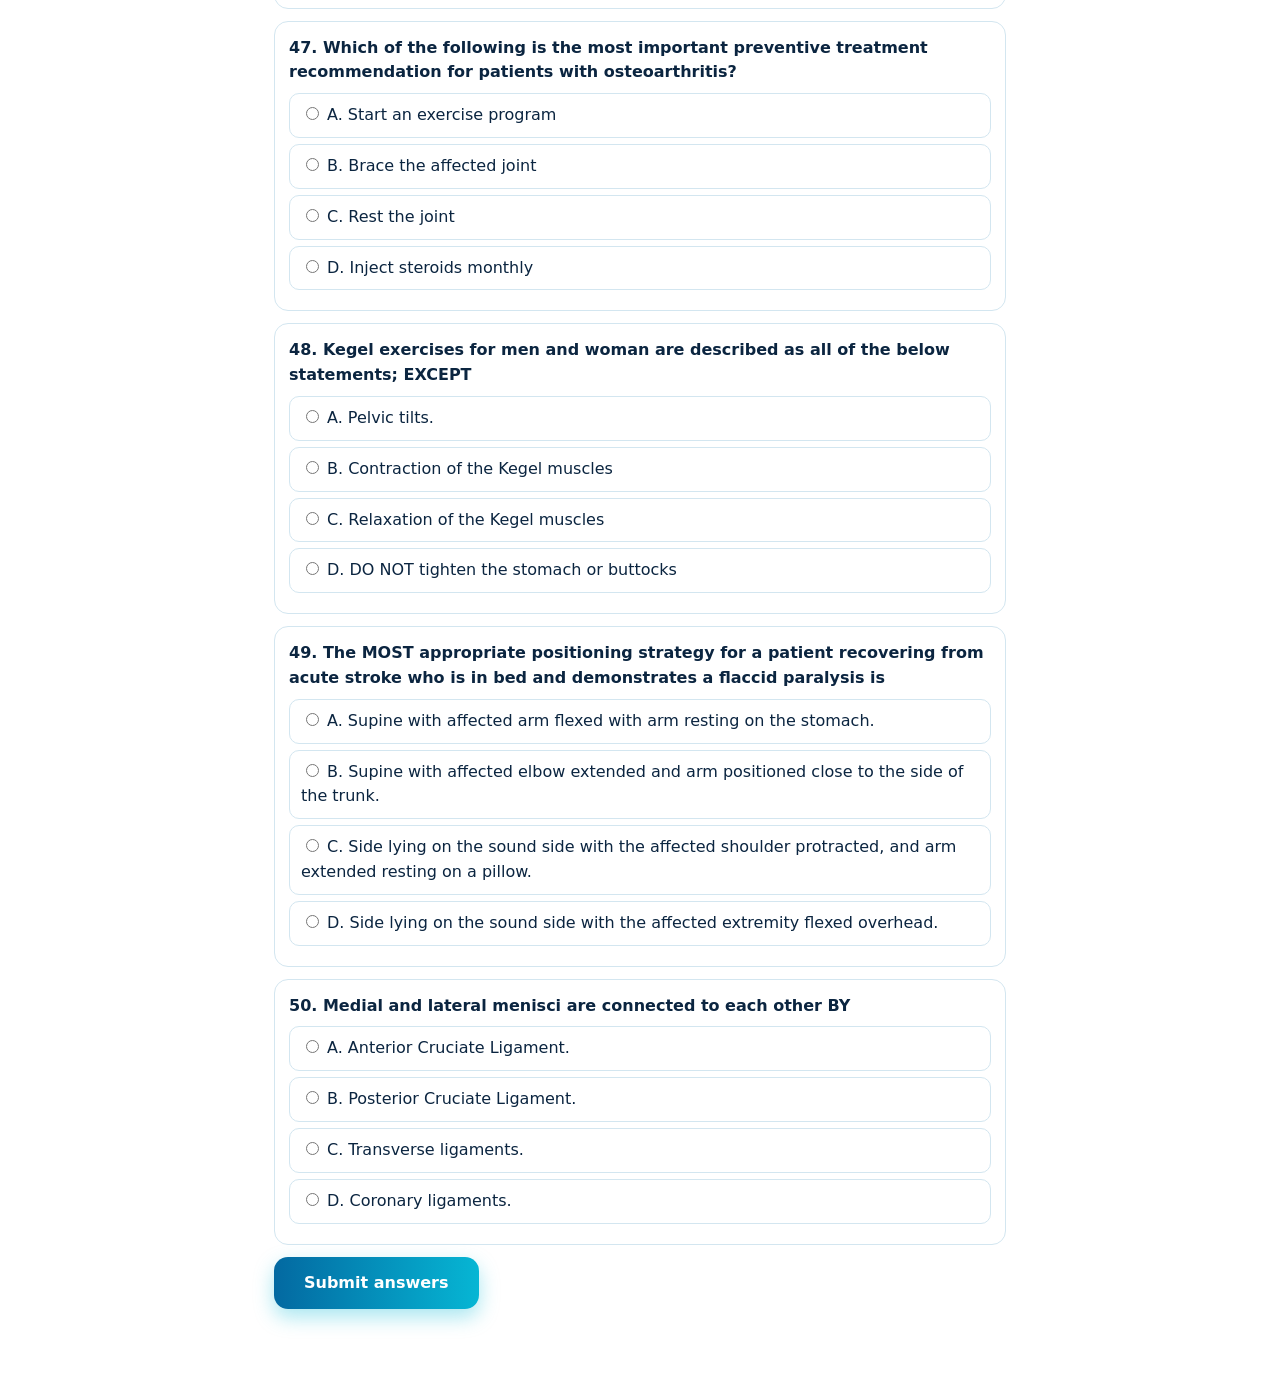
<file: test.html>
<!doctype html>
<html lang="en">

<head>
  <meta charset="utf-8">
  <meta name="viewport" content="width=device-width, initial-scale=1">
  <title>Mock Test</title>
  <link rel="stylesheet" href="style.css">
</head>

<body>
  <div class="quiz">
    <div class="topbar">
      <a class="btn small ghost" id="homeLink" href="index.html">← Home</a>

      <span class="timer" id="clock"></span>
      <span class="muted" id="answered"></span>
    </div>

    <div class="card score-card hide" id="summary">
      <div class="score" id="scoreText"></div>
      <div class="muted" id="percentText"></div>
      <p class="score-msg" id="scoreMessage"></p>

      <div class="row">
        <button class="btn small" id="againBtn">New random test</button>
        <button class="btn small ghost" id="wrongBtn">Show wrong answers only</button>
      </div>
    </div>

    <div id="quizBody"></div>
  </div>

  <script src="config.js"></script>
  <script src="questions.js"></script>
  <script src="common.js"></script>
  <script src="test.js"></script>

</body>
</html>
</file>
<file: style.css>
:root {
  --blue: #0369a1;
  --blue-light: #0ea5e9;
  --cyan: #06b6d4;
  --cyan-soft: #e0f7fc;
  --ink: #0b2540;
  --muted: #52708a;
  --line: #d3e6f0;
  --white: #ffffff;

  --ok: #15803d;
  --ok-bg: #dcfce7;
  --bad: #b91c1c;
  --bad-bg: #fee2e2;
}

* {
  box-sizing: border-box;
}

html,
body {
  margin: 0;
}

body {
  font: 16px/1.55 system-ui, -apple-system, "Segoe UI", Roboto, sans-serif;
  color: var(--ink);
  background: var(--white);
}

.hide {
  display: none !important;
}

.row {
  display: flex;
  gap: 10px;
  flex-wrap: wrap;
  align-items: center;
}

.muted {
  color: var(--muted);
  font-size: .9rem;
}

/*buttons*/
.btn {
  display: inline-block;
  border: 0;
  cursor: pointer;
  text-decoration: none;
  font: inherit;
  font-weight: 700;
  padding: 14px 30px;
  border-radius: 14px;
  color: #fff;
  background: linear-gradient(90deg, var(--blue), var(--cyan));
  box-shadow: 0 8px 20px rgba(6, 182, 212, .35);
}

.btn:active {
  transform: translateY(1px);
}

.btn.small {
  padding: 9px 16px;
  font-size: .9rem;
  box-shadow: none;
}

.btn.ghost {
  background: transparent;
  color: var(--blue);
  border: 1.5px solid var(--blue-light);
  box-shadow: none;
}

/*hoem page*/
.hero {
  position: relative;
  height: 100vh;
  height: 100dvh;
  display: flex;
  flex-direction: column;
  align-items: center;
  justify-content: center;
  padding: 14px 14px 62px;
  overflow: hidden;
  background: linear-gradient(160deg, #ffffff 0%, #e9f8fd 50%, #c6edf8 100%);
}

.hero-bg {
  position: absolute;
  inset: 0;
  background-size: cover;
  background-position: center;
  opacity: .28;
  pointer-events: none;
}

.deco {
  position: absolute;
  pointer-events: none;
}

.home-card {
  position: relative;
  z-index: 1;
  width: 100%;
  max-width: 540px;
  text-align: center;
  background: rgba(255, 255, 255, .88);
  backdrop-filter: blur(6px);
  border: 1px solid var(--line);
  border-radius: 22px;
  padding: 30px 24px;
  box-shadow: 0 18px 50px rgba(3, 105, 161, .14);
}

.home-card h1 {
  margin: 0 0 6px;
  font-size: 1.9rem;
  line-height: 1.2;
  background: linear-gradient(90deg, var(--blue), var(--cyan));
  -webkit-background-clip: text;
  background-clip: text;
  color: transparent;
}

.tag {
  margin: 0 0 18px;
  color: var(--muted);
  font-size: .95rem;
}

.info {
  text-align: left;
  margin: 0 0 22px;
  font-size: .95rem;
}

.info p {
  margin: 0 0 10px;
}

.info strong {
  color: var(--blue);
}

.credit {
  position: relative;
  z-index: 1;
  margin-top: 20px;
  max-width: 540px;
  text-align: center;
  font-size: .9rem;
  color: var(--muted);
  padding: 0 8px;
}

.credit b {
  color: var(--ink);
}

.credit a {
  color: var(--blue);
  font-weight: 600;
  text-decoration: none;
}

/*coffee button
.coffee {
  position: fixed;
  right: 14px;
  bottom: 14px;
  z-index: 20;
  cursor: pointer;
  font: inherit;
  font-weight: 700;
  font-size: .9rem;
  padding: 11px 16px;
  border-radius: 999px;
  color: var(--blue);
  background: #fff;
  border: 1.5px solid var(--cyan);
  box-shadow: 0 6px 18px rgba(6, 182, 212, .3);
}*/

.modal {
  position: fixed;
  inset: 0;
  z-index: 30;
  background: rgba(11, 37, 64, .45);
  display: flex;
  align-items: center;
  justify-content: center;
  padding: 16px;
}

.modal-card {
  background: #fff;
  border-radius: 18px;
  padding: 24px;
  max-width: 380px;
  width: 100%;
  text-align: center;
}

.modal-card h2 {
  margin: 0 0 8px;
  color: var(--blue);
}

.modal-card .muted {
  font-size: 1rem;
}

.modal-card .row {
  justify-content: center;
}

.number {
  display: block;
  margin: 14px 0;
  padding: 12px;
  font-size: 1.25rem;
  font-weight: 700;
  letter-spacing: .5px;
  background: var(--cyan-soft);
  border-radius: 12px;
}

/*test page*/
.quiz {
  max-width: 760px;
  margin: 0 auto;
  padding: 0 14px 90px;
}

.topbar {
  position: sticky;
  top: 0;
  z-index: 10;
  background: #fff;
  border-bottom: 2px solid var(--cyan);
  display: flex;
  align-items: center;
  justify-content: space-between;
  gap: 10px;
  padding: 10px 0;
  margin-bottom: 14px;
}

.timer {
  font-weight: 700;
  color: var(--blue);
}

.timer.low {
  color: var(--bad);
}

.card {
  background: #fff;
  border: 1px solid var(--line);
  border-radius: 14px;
  padding: 14px;
  margin-bottom: 12px;
}

.q {
  font-weight: 600;
  margin: 0 0 8px;
}

.opt {
  display: block;
  padding: 9px 11px;
  border: 1px solid var(--line);
  border-radius: 10px;
  margin: 6px 0;
  cursor: pointer;
}

.opt input {
  margin-right: 8px;
  accent-color: var(--blue-light);
}

.opt.ok {
  background: var(--ok-bg);
  border-color: var(--ok);
  color: var(--ok);
}

.opt.bad {
  background: var(--bad-bg);
  border-color: var(--bad);
  color: var(--bad);
}

.notice {
  background: var(--cyan-soft);
  border-radius: 10px;
  padding: 9px 12px;
  margin-bottom: 12px;
  font-size: .9rem;
  color: var(--blue);
}

.score {
  font-size: 2.2rem;
  font-weight: 800;
  color: var(--blue);
}

.score-msg {
  margin: 8px 0 0;
  font-weight: 600;
  color: var(--blue);
}

.score-card .row {
  margin-top: 12px;
}

/* Report button */
.qhead {
  display: flex;
  gap: 10px;
  justify-content: space-between;
  align-items: flex-start;
}

.qhead .q {
  flex: 1;
}

.flag {
  position: relative;
  flex: none;
  width: 28px;
  height: 28px;
  border-radius: 50%;
  text-align: center;
  line-height: 25px;
  font-weight: 700;
  text-decoration: none;
  color: var(--blue);
  background: var(--cyan-soft);
  border: 1.5px solid var(--cyan);
}

.flag .tip {
  display: none;
  position: absolute;
  right: 0;
  top: 34px;
  z-index: 5;
  width: 250px;
  text-align: left;
  padding: 9px 11px;
  border-radius: 10px;
  background: var(--ink);
  color: #fff;
  font-size: .82rem;
  font-weight: 400;
  line-height: 1.4;
}

.flag:hover .tip,
.flag:focus .tip {
  display: block;
}

.btns {
  display: flex;
  gap: 10px;
  justify-content: center;
  flex-wrap: wrap;
}

.btns .btn {
  padding: 13px 20px;
  text-align: center;
}

/* Guide page
.guide h1 {
  font-size: 1.5rem;
  margin: 6px 0 4px;
  color: var(--blue);
}

.guide h2 {
  font-size: 1.1rem;
  margin: 0 0 10px;
  color: var(--blue);
}

.guide ul,
.guide ol {
  margin: 0;
  padding-left: 20px;
}

.guide li {
  margin: 4px 0;
}*/

.chips {
  display: flex;
  flex-wrap: wrap;
  gap: 7px;
}

.chip {
  padding: 4px 12px;
  border-radius: 999px;
  background: var(--cyan-soft);
  color: var(--blue);
  font-size: .88rem;
  font-weight: 600;
}

details {
  border: 1px solid var(--line);
  border-radius: 12px;
  padding: 2px 14px;
  margin-bottom: 8px;
  background: #fff;
}

summary {
  cursor: pointer;
  font-weight: 700;
  padding: 10px 0;
  color: var(--ink);
}

details[open] summary {
  color: var(--blue);
}

details ul {
  padding-bottom: 10px;
}

.guide-end {
  text-align: center;
  margin-top: 20px;
}

/*animations*/
.btn,
.coffee {
  transition: transform .15s;
}

.btn:hover,
.coffee:hover {
  transform: translateY(-2px);
}

/*layut for phones*/
@media (max-width: 480px) {
  .home-card {
    padding: 20px 16px;
  }

  .home-card h1 {
    font-size: 1.6rem;
  }

  .tag {
    margin-bottom: 12px;
  }

  .info {
    font-size: .88rem;
    margin-bottom: 16px;
  }

  .info p {
    margin-bottom: 8px;
  }

  .credit {
    margin-top: 12px;
    font-size: .85rem;
    line-height: 1.45;
  }

  .coffee .lbl {
    display: none;
  }
}
</file>
